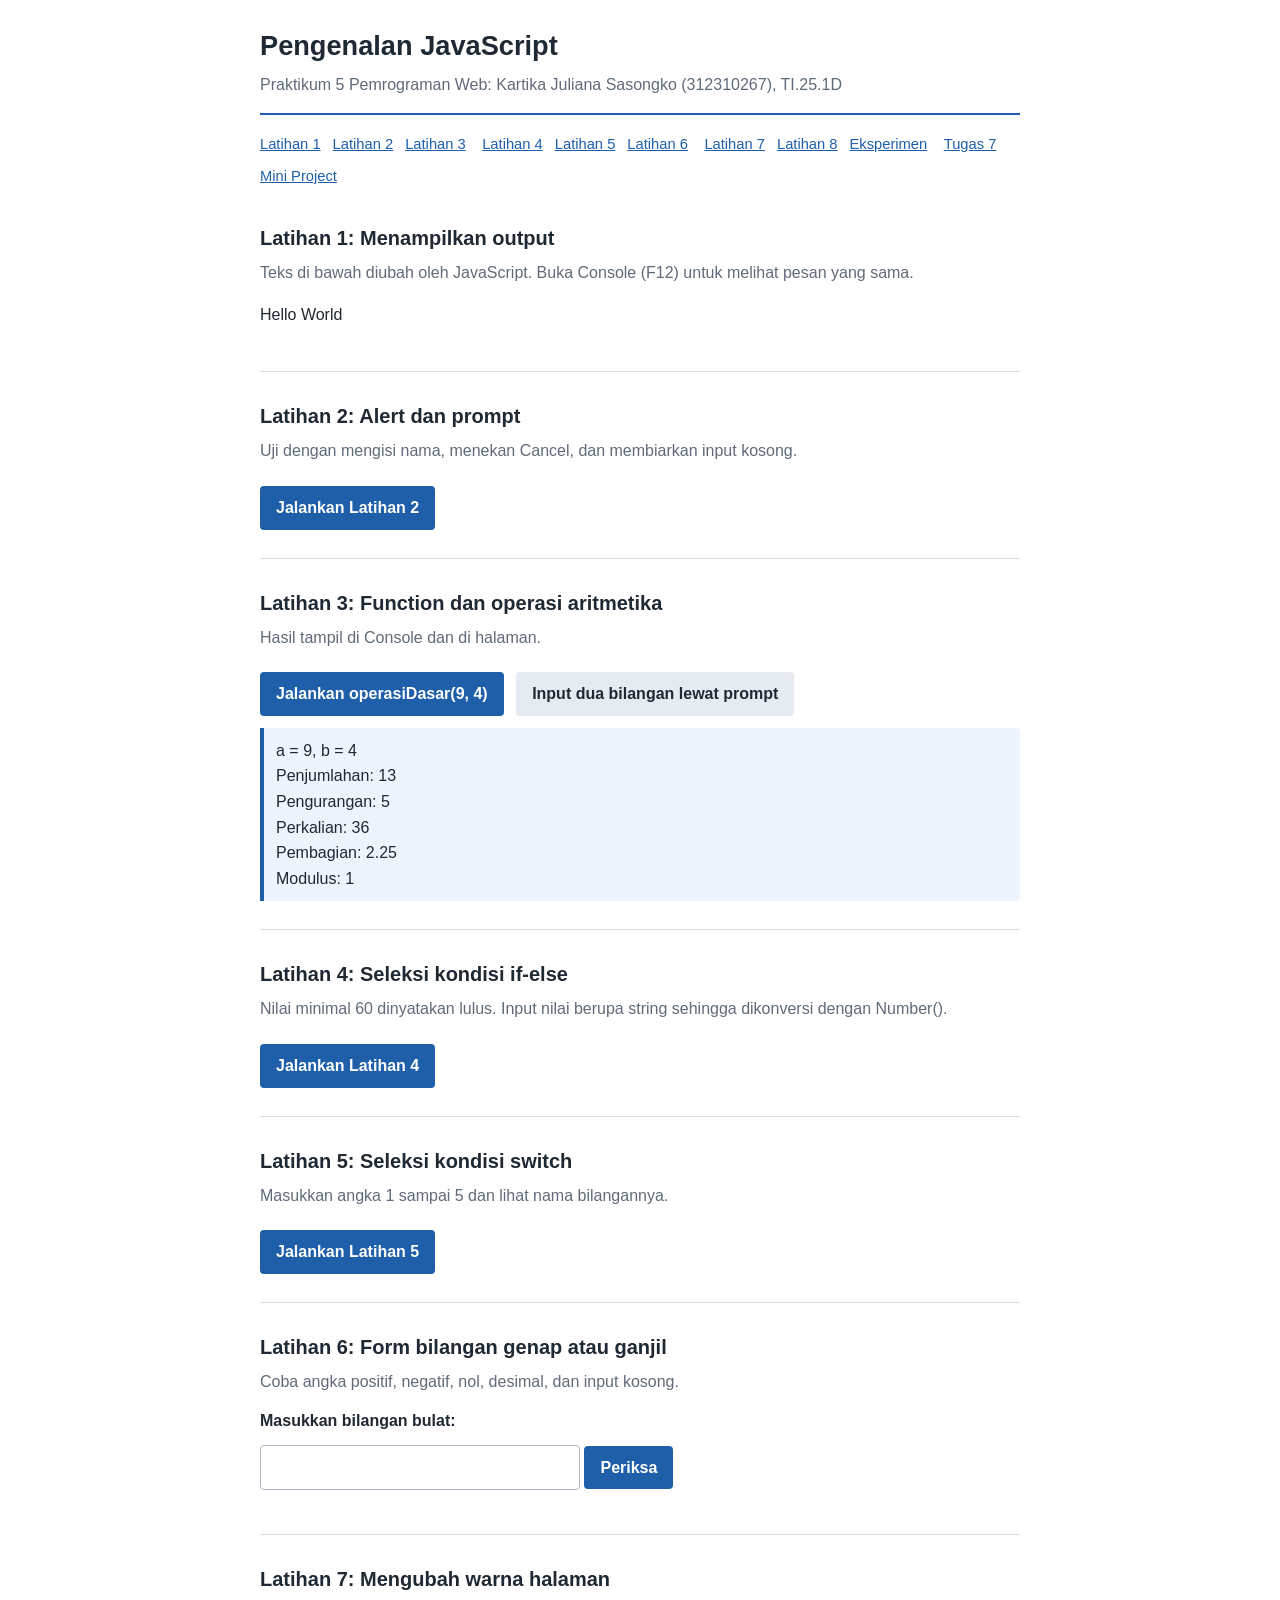
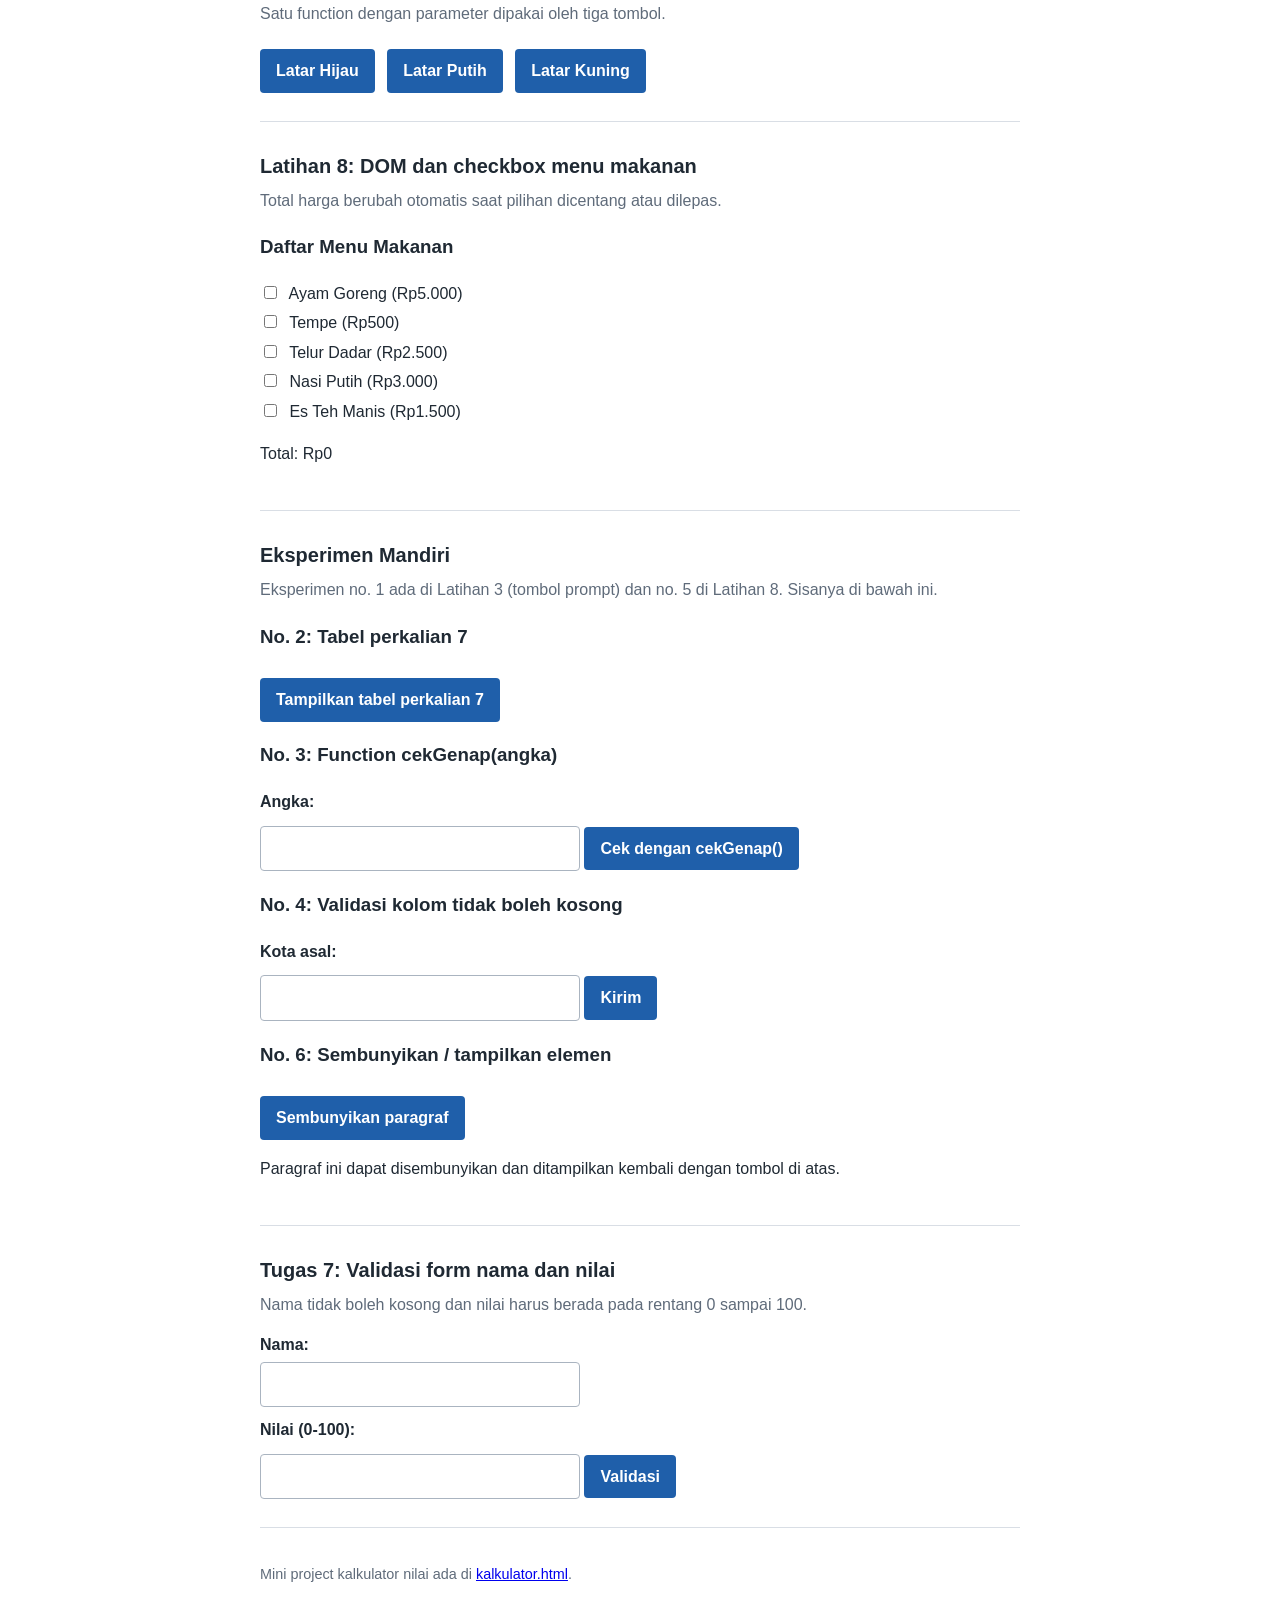
<file: index.html>
<!DOCTYPE html>
<html lang="id">
<head>
  <meta charset="UTF-8">
  <meta name="viewport" content="width=device-width, initial-scale=1.0">
  <title>Praktikum JavaScript</title>
  <link rel="stylesheet" href="style.css">
</head>
<body>
  <header class="situs">
    <h1>Pengenalan JavaScript</h1>
    <p>Praktikum 5 Pemrograman Web: Kartika Juliana Sasongko (312310267), TI.25.1D</p>
  </header>

  <nav class="daftar" aria-label="Daftar latihan">
    <a href="#l1">Latihan 1</a><a href="#l2">Latihan 2</a><a href="#l3">Latihan 3</a>
    <a href="#l4">Latihan 4</a><a href="#l5">Latihan 5</a><a href="#l6">Latihan 6</a>
    <a href="#l7">Latihan 7</a><a href="#l8">Latihan 8</a><a href="#mandiri">Eksperimen</a>
    <a href="#tugas7">Tugas 7</a><a href="kalkulator.html">Mini Project</a>
  </nav>

  <main>
    <!-- Latihan 1 -->
    <section class="latihan" id="l1">
      <h2>Latihan 1: Menampilkan output</h2>
      <p class="tujuan">Teks di bawah diubah oleh JavaScript. Buka Console (F12) untuk melihat pesan yang sama.</p>
      <p id="pesan">Konten awal.</p>
    </section>

    <!-- Latihan 2 -->
    <section class="latihan" id="l2">
      <h2>Latihan 2: Alert dan prompt</h2>
      <p class="tujuan">Uji dengan mengisi nama, menekan Cancel, dan membiarkan input kosong.</p>
      <button type="button" onclick="latihan2()">Jalankan Latihan 2</button>
    </section>

    <!-- Latihan 3 -->
    <section class="latihan" id="l3">
      <h2>Latihan 3: Function dan operasi aritmetika</h2>
      <p class="tujuan">Hasil tampil di Console dan di halaman.</p>
      <button type="button" onclick="latihan3Bawaan()">Jalankan operasiDasar(9, 4)</button>
      <button type="button" class="sekunder" onclick="latihan3Prompt()">Input dua bilangan lewat prompt</button>
      <div class="hasil" id="hasilOperasi"></div>
    </section>

    <!-- Latihan 4 -->
    <section class="latihan" id="l4">
      <h2>Latihan 4: Seleksi kondisi if-else</h2>
      <p class="tujuan">Nilai minimal 60 dinyatakan lulus. Input nilai berupa string sehingga dikonversi dengan Number().</p>
      <button type="button" onclick="latihan4()">Jalankan Latihan 4</button>
    </section>

    <!-- Latihan 5 -->
    <section class="latihan" id="l5">
      <h2>Latihan 5: Seleksi kondisi switch</h2>
      <p class="tujuan">Masukkan angka 1 sampai 5 dan lihat nama bilangannya.</p>
      <button type="button" onclick="latihan5()">Jalankan Latihan 5</button>
    </section>

    <!-- Latihan 6 -->
    <section class="latihan" id="l6">
      <h2>Latihan 6: Form bilangan genap atau ganjil</h2>
      <p class="tujuan">Coba angka positif, negatif, nol, desimal, dan input kosong.</p>
      <label for="bilangan">Masukkan bilangan bulat:</label>
      <input type="number" id="bilangan" step="1">
      <button type="button" onclick="cekBilangan()">Periksa</button>
      <p id="hasilBilangan"></p>
    </section>

    <!-- Latihan 7 -->
    <section class="latihan" id="l7">
      <h2>Latihan 7: Mengubah warna halaman</h2>
      <p class="tujuan">Satu function dengan parameter dipakai oleh tiga tombol.</p>
      <button type="button" onclick="ubahWarnaLatar('lightgreen')">Latar Hijau</button>
      <button type="button" onclick="ubahWarnaLatar('white')">Latar Putih</button>
      <button type="button" onclick="ubahWarnaLatar('lightyellow')">Latar Kuning</button>
    </section>

    <!-- Latihan 8 (sudah ditambah 2 menu sesuai eksperimen mandiri no. 5) -->
    <section class="latihan" id="l8">
      <h2>Latihan 8: DOM dan checkbox menu makanan</h2>
      <p class="tujuan">Total harga berubah otomatis saat pilihan dicentang atau dilepas.</p>
      <h3>Daftar Menu Makanan</h3>
      <label class="menu-item"><input type="checkbox" class="menu" value="5000"> Ayam Goreng (Rp5.000)</label>
      <label class="menu-item"><input type="checkbox" class="menu" value="500"> Tempe (Rp500)</label>
      <label class="menu-item"><input type="checkbox" class="menu" value="2500"> Telur Dadar (Rp2.500)</label>
      <label class="menu-item"><input type="checkbox" class="menu" value="3000"> Nasi Putih (Rp3.000)</label>
      <label class="menu-item"><input type="checkbox" class="menu" value="1500"> Es Teh Manis (Rp1.500)</label>
      <p>Total: Rp<span id="total">0</span></p>
    </section>

    <!-- Eksperimen Mandiri -->
    <section class="latihan" id="mandiri">
      <h2>Eksperimen Mandiri</h2>
      <p class="tujuan">Eksperimen no. 1 ada di Latihan 3 (tombol prompt) dan no. 5 di Latihan 8. Sisanya di bawah ini.</p>

      <h3>No. 2: Tabel perkalian 7</h3>
      <button type="button" onclick="tabelPerkalian(7)">Tampilkan tabel perkalian 7</button>
      <div id="hasilTabel"></div>

      <h3>No. 3: Function cekGenap(angka)</h3>
      <label for="inputGenap">Angka:</label>
      <input type="number" id="inputGenap" step="1">
      <button type="button" onclick="uji_cekGenap()">Cek dengan cekGenap()</button>
      <div class="hasil" id="hasilGenap"></div>

      <h3>No. 4: Validasi kolom tidak boleh kosong</h3>
      <label for="inputKota">Kota asal:</label>
      <input type="text" id="inputKota">
      <button type="button" onclick="validasiKosong()">Kirim</button>
      <div class="hasil" id="hasilKosong"></div>

      <h3>No. 6: Sembunyikan / tampilkan elemen</h3>
      <button type="button" onclick="toggleElemen()" id="tombolToggle">Sembunyikan paragraf</button>
      <p id="paragrafToggle">Paragraf ini dapat disembunyikan dan ditampilkan kembali dengan tombol di atas.</p>
    </section>

    <!-- Tugas 7 -->
    <section class="latihan" id="tugas7">
      <h2>Tugas 7: Validasi form nama dan nilai</h2>
      <p class="tujuan">Nama tidak boleh kosong dan nilai harus berada pada rentang 0 sampai 100.</p>
      <label for="namaTugas">Nama:</label>
      <input type="text" id="namaTugas" autocomplete="off">
      <label for="nilaiTugas">Nilai (0-100):</label>
      <input type="number" id="nilaiTugas" step="any">
      <button type="button" onclick="validasiForm()">Validasi</button>
      <div class="hasil" id="hasilTugas"></div>
    </section>
  </main>

  <footer>
    <p>Mini project kalkulator nilai ada di <a href="kalkulator.html">kalkulator.html</a>.</p>
  </footer>

  <script src="script.js"></script>
</body>
</html>
</file>
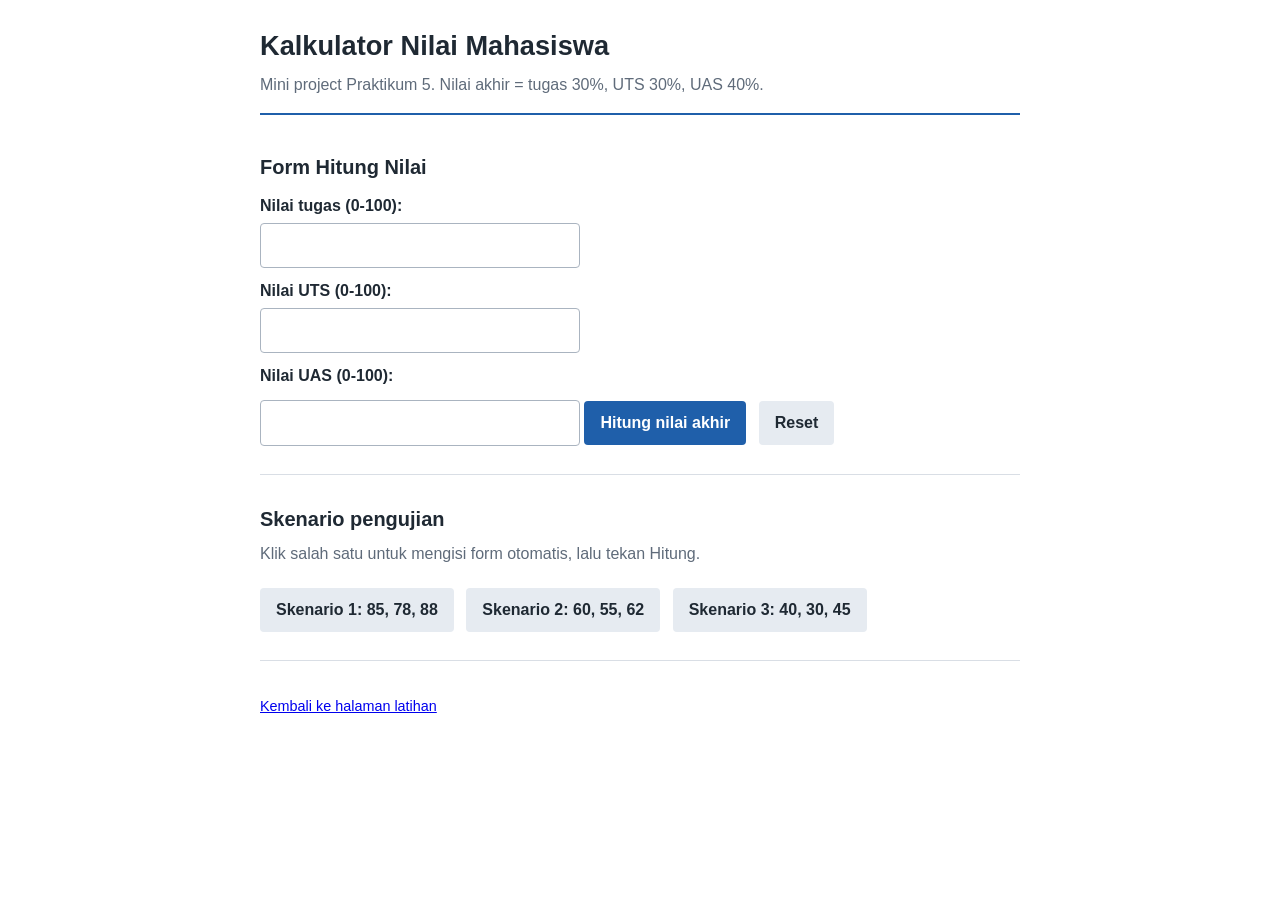
<file: kalkulator.html>
<!DOCTYPE html>
<html lang="id">
<head>
  <meta charset="UTF-8">
  <meta name="viewport" content="width=device-width, initial-scale=1.0">
  <title>Kalkulator Nilai Mahasiswa</title>
  <link rel="stylesheet" href="style.css">
</head>
<body>
  <header class="situs">
    <h1>Kalkulator Nilai Mahasiswa</h1>
    <p>Mini project Praktikum 5. Nilai akhir = tugas 30%, UTS 30%, UAS 40%.</p>
  </header>

  <main>
    <section class="latihan">
      <h2>Form Hitung Nilai</h2>
      <label for="tugas">Nilai tugas (0-100):</label>
      <input type="number" id="tugas" step="any">

      <label for="uts">Nilai UTS (0-100):</label>
      <input type="number" id="uts" step="any">

      <label for="uas">Nilai UAS (0-100):</label>
      <input type="number" id="uas" step="any">

      <button type="button" id="tombolHitung">Hitung nilai akhir</button>
      <button type="button" class="sekunder" id="tombolReset">Reset</button>

      <div class="hasil" id="hasilKalkulator" aria-live="polite"></div>
    </section>

    <section class="latihan">
      <h2>Skenario pengujian</h2>
      <p class="tujuan">Klik salah satu untuk mengisi form otomatis, lalu tekan Hitung.</p>
      <button type="button" class="sekunder" data-tugas="85" data-uts="78" data-uas="88">Skenario 1: 85, 78, 88</button>
      <button type="button" class="sekunder" data-tugas="60" data-uts="55" data-uas="62">Skenario 2: 60, 55, 62</button>
      <button type="button" class="sekunder" data-tugas="40" data-uts="30" data-uas="45">Skenario 3: 40, 30, 45</button>
    </section>
  </main>

  <footer>
    <p><a href="index.html">Kembali ke halaman latihan</a></p>
  </footer>

  <script src="kalkulator.js"></script>
</body>
</html>
</file>
<file: style.css>
/* Gaya dasar Praktikum 5 - JavaScript Dasar */
:root {
  --teks: #1f2933;
  --redup: #5f6b7a;
  --garis: #d9dee5;
  --aksen: #1f5faa;
  --aksen-hover: #174a87;
  --latar-hasil: #eef4fb;
  --error: #b42318;
  --sukses: #1a7f4b;
}
* { box-sizing: border-box; }
body {
  margin: 0;
  padding: 24px 16px 64px;
  font-family: "Segoe UI", Roboto, Arial, sans-serif;
  line-height: 1.6;
  color: var(--teks);
  background-color: #ffffff;
  transition: background-color .2s;
}
main, header.situs, footer { max-width: 760px; margin: 0 auto; }
header.situs { padding-bottom: 16px; border-bottom: 2px solid var(--aksen); margin-bottom: 8px; }
header.situs h1 { margin: 0 0 4px; font-size: 1.7rem; }
header.situs p { margin: 0; color: var(--redup); }
nav.daftar { margin: 16px auto 0; max-width: 760px; }
nav.daftar a { display: inline-block; margin: 0 12px 6px 0; color: var(--aksen); font-size: .92rem; }
section.latihan { padding: 28px 0; border-bottom: 1px solid var(--garis); }
section.latihan h2 { margin: 0 0 6px; font-size: 1.25rem; }
section.latihan p.tujuan { margin: 0 0 14px; color: var(--redup); }
label { display: block; margin: 10px 0 4px; font-weight: 600; }
input[type="number"], input[type="text"] {
  width: 100%; max-width: 320px; padding: 9px 10px;
  border: 1px solid #aab4c0; border-radius: 4px; font: inherit;
}
input:focus-visible, button:focus-visible { outline: 3px solid #8ab4f0; outline-offset: 1px; }
button {
  margin: 8px 8px 0 0; padding: 9px 16px; border: 0; border-radius: 4px;
  background: var(--aksen); color: #fff; font: inherit; font-weight: 600; cursor: pointer;
}
button:hover { background: var(--aksen-hover); }
button.sekunder { background: #e6ebf1; color: var(--teks); }
button.sekunder:hover { background: #d5dce5; }
.hasil {
  margin-top: 12px; padding: 10px 12px; min-height: 2.4em;
  background: var(--latar-hasil); border-left: 4px solid var(--aksen); border-radius: 0 4px 4px 0;
  white-space: pre-line;
}
.hasil:empty { display: none; }
.hasil.salah { border-left-color: var(--error); color: var(--error); background: #fdf0ef; }
.hasil.benar { border-left-color: var(--sukses); }
.menu-item { display: block; font-weight: 400; margin: 4px 0; }
.menu-item input { margin-right: 8px; }
.tersembunyi { display: none; }
table { border-collapse: collapse; margin-top: 10px; }
th, td { border: 1px solid var(--garis); padding: 6px 14px; text-align: left; }
th { background: #f3f6fa; }
.catatan { font-size: .9rem; color: var(--redup); margin-top: 6px; }
footer { padding-top: 20px; color: var(--redup); font-size: .9rem; }
@media (prefers-reduced-motion: reduce) { body { transition: none; } }
</file>
